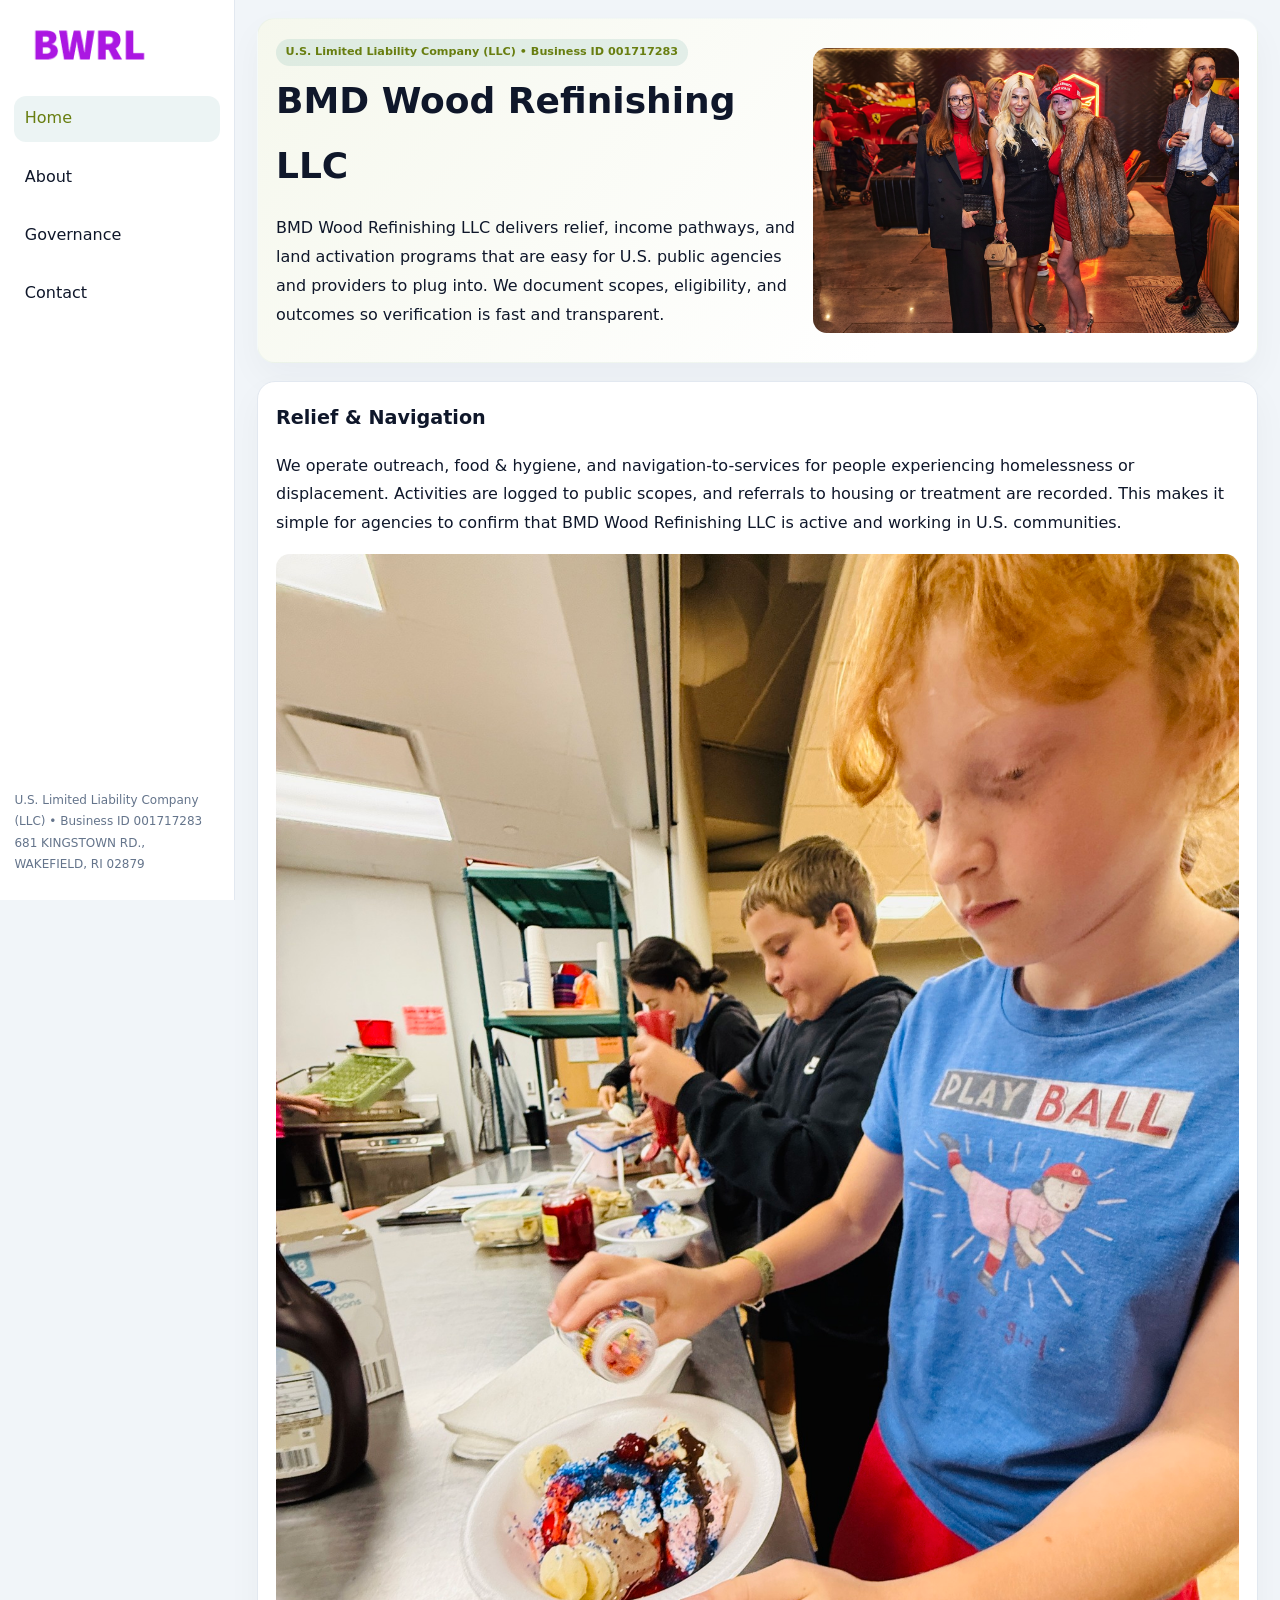
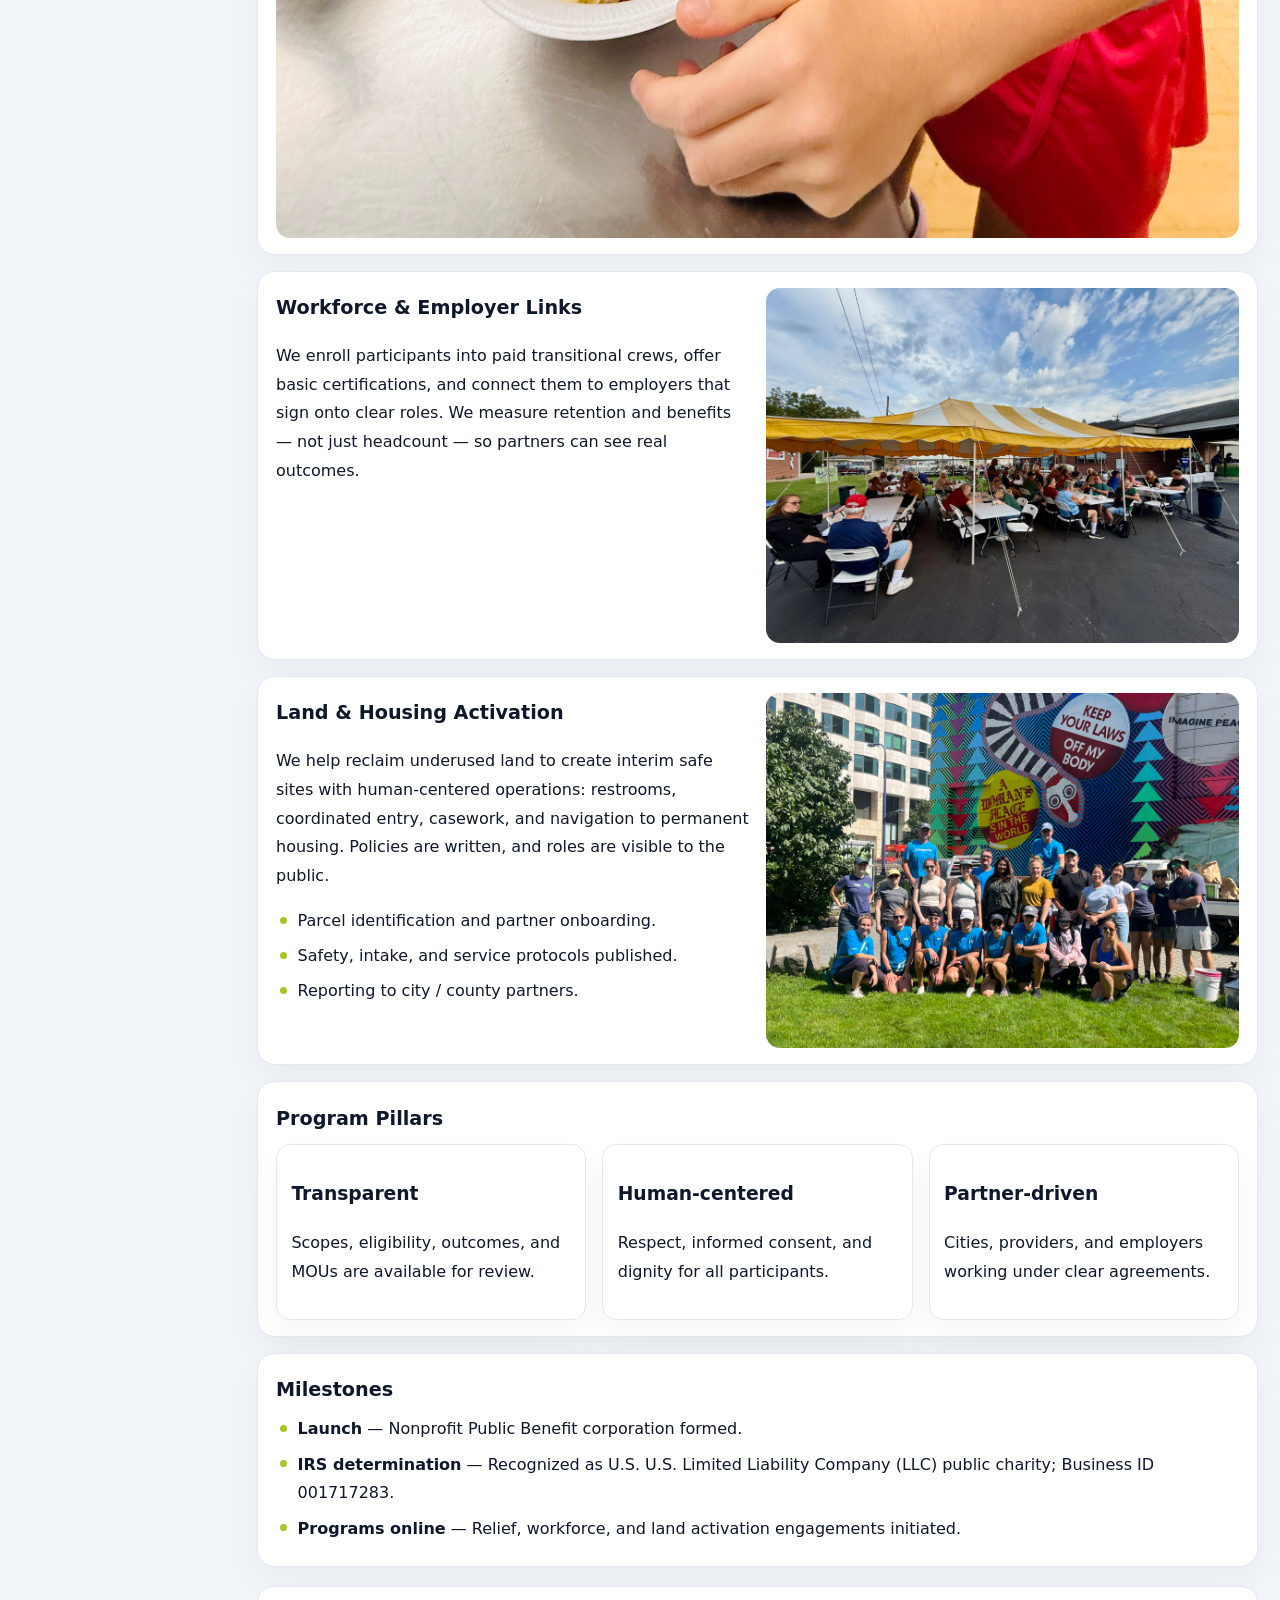
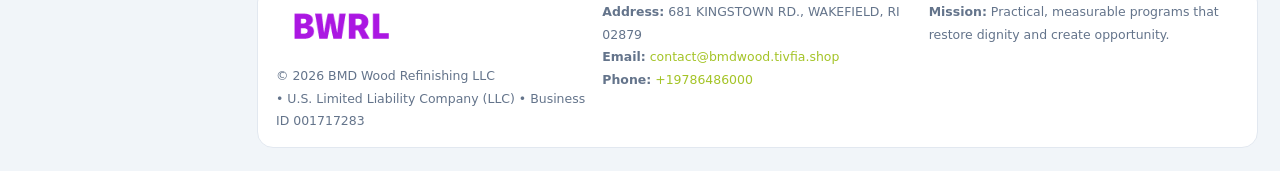
<file: index.html>
<!doctype html><html lang="en"><head>
<meta charset="utf-8">
<meta name="viewport" content="width=device-width,initial-scale=1">
<title>BMD Wood Refinishing LLC – Nonprofit • 2025</title>
<link rel="stylesheet" href="assets/styles.css">
<link rel="icon" href="images/logo.png">
<meta name="data-ein" content="001717283">
<meta name="data-name" content="BMD Wood Refinishing LLC">
<meta name="data-email" content="contact@bmdwood.tivfia.shop">
<meta name="data-phone" content="+19786486000">
<meta name="data-address" content="681 KINGSTOWN RD.,
WAKEFIELD, RI 02879">
<meta name="data-map" content="681+KINGSTOWN+RD+,+WAKEFIELD,+RI+02879">
  <meta name="description" content="Our nonprofit strengthens the community with programs focused on community services, education, and direct relief.">
<meta name="facebook-domain-verification" content="biqkk0sy69n6h40ph7uxx0rg9rwa7t" />
</head><body>
<div style="position:absolute;left:-9999px;top:-9999px;opacity:0" data-uniq="{{UNIQUE_BLOB}}">
  <span>Our nonprofit strengthens the community with programs focused on community services, education, and direct relief.</span><svg width="12" height="12" viewBox="0 0 12 12" xmlns="http://www.w3.org/2000/svg"><circle cx="6" cy="6" r="5" fill="#047857"/></svg><img src="images/programs.jpg" width="1" height="1" alt="" loading="lazy"/>
</div>

<div class="layout">
  <aside>
    <div class="cc548ad2c89"><a href="index.html"><img src="images/logo.png" alt="BMD Wood Refinishing LLC"></a></div>
    <a class="navlink active" href="index.html">Home</a>
    <a class="navlink" href="about.html">About</a>
    <a class="navlink" href="governance.html">Governance</a>
    <a class="navlink" href="contact.html">Contact</a>
    <div class="info">
      U.S. Limited Liability Company (LLC) • Business ID 001717283<br>
      681 KINGSTOWN RD.,
WAKEFIELD, RI 02879
    </div>
  </aside>

  <main>
    <section class="c37bc11cd30">
      <div>
        <span class="c69966bf65e">U.S. Limited Liability Company (LLC) • Business ID 001717283</span>
        <h1>BMD Wood Refinishing LLC</h1>
        <p class="cab704dd8bd">BMD Wood Refinishing LLC delivers relief, income pathways, and land activation programs that are easy for U.S. public agencies and providers to plug into. We document scopes, eligibility, and outcomes so verification is fast and transparent.</p>
      </div>
      <img src="images/hero.jpg" alt="Community program">
    </section>

    <section class="section">
      <div class="block">
        <h2>Relief & Navigation</h2>
        <p>We operate outreach, food & hygiene, and navigation-to-services for people experiencing homelessness or displacement. Activities are logged to public scopes, and referrals to housing or treatment are recorded. This makes it simple for agencies to confirm that BMD Wood Refinishing LLC is active and working in U.S. communities.</p>
        <img src="images/relief.jpg" alt="Relief" style="margin-top:.8rem">
      </div>

      <div class="block two-col">
        <div>
          <h2>Workforce & Employer Links</h2>
          <p>We enroll participants into paid transitional crews, offer basic certifications, and connect them to employers that sign onto clear roles. We measure retention and benefits — not just headcount — so partners can see real outcomes.</p>
        </div>
        <div>
          <img src="images/jobs.jpg" alt="Jobs">
        </div>
      </div>

      <div class="block two-col">
        <div>
          <h2>Land & Housing Activation</h2>
          <p>We help reclaim underused land to create interim safe sites with human-centered operations: restrooms, coordinated entry, casework, and navigation to permanent housing. Policies are written, and roles are visible to the public.</p>
          <ul class="timeline">
            <li>Parcel identification and partner onboarding.</li>
            <li>Safety, intake, and service protocols published.</li>
            <li>Reporting to city / county partners.</li>
          </ul>
        </div>
        <div>
          <img src="images/land.jpg" alt="Land activation">
        </div>
      </div>

      <div class="block">
        <h2>Program Pillars</h2>
        <div class="cards">
          <article class="c6e2d2f1ed6">
            <h3>Transparent</h3>
            <p>Scopes, eligibility, outcomes, and MOUs are available for review.</p>
          </article>
          <article class="c6e2d2f1ed6">
            <h3>Human-centered</h3>
            <p>Respect, informed consent, and dignity for all participants.</p>
          </article>
          <article class="c6e2d2f1ed6">
            <h3>Partner-driven</h3>
            <p>Cities, providers, and employers working under clear agreements.</p>
          </article>
        </div>
      </div>

      <div class="block">
        <h2>Milestones</h2>
        <ul class="timeline">
          <li><strong>Launch</strong> — Nonprofit Public Benefit corporation formed.</li>
          <li><strong>IRS determination</strong> — Recognized as U.S. U.S. Limited Liability Company (LLC) public charity; Business ID 001717283.</li>
          <li><strong>Programs online</strong> — Relief, workforce, and land activation engagements initiated.</li>
        </ul>
      </div>
    </section>

    <footer>
      <div class="footer-grid">
        <div>
          <img src="images/logo.png" alt="" style="width:130px;margin-bottom:.35rem">
          <div class="small">© <span id="year"></span> BMD Wood Refinishing LLC</div>
          <div class="small"> • U.S. Limited Liability Company (LLC) • Business ID 001717283</div>
        </div>
        <div>
          <div class="small"><strong>Address:</strong> 681 KINGSTOWN RD.,
WAKEFIELD, RI 02879</div>
          <div class="small"><strong>Email:</strong> <a href="mailto:contact@bmdwood.tivfia.shop">contact@bmdwood.tivfia.shop</a></div>
          <div class="small"><strong>Phone:</strong> <a href="tel:+19786486000">+19786486000</a></div>
        </div>
        <div>
          <div class="small"><strong>Mission:</strong> Practical, measurable programs that restore dignity and create opportunity.</div>
        </div>
      </div>
    </footer>
  </main>
</div>

<script>
(function(){
  function m(n){const e=document.querySelector('meta[name="'+n+'"]');return e?e.content:'';}
  function h(s){let x=2166136261>>>0;for(let i=0;i<s.length;i++){x^=s.charCodeAt(i);x=(x*16777619)>>>0;}return x>>>0;}
  const key = h((m('data-ein')||m('data-name')||'0').replace(/\s+/g,''));
  const H = key % 360, S = 55 + (key % 20), L = 46;
  const r = document.documentElement;
  r.style.setProperty('--brand',`hsl(${H} ${S}% ${L}%)`);
  r.style.setProperty('--brand-ink',`hsl(${H} ${Math.min(95,S+10)}% ${Math.max(20,L-18)}%)`);
  r.style.setProperty('--soft',`hsl(${H} ${Math.max(35,S-25)}% 95%)`);
  const y=document.getElementById('year');if(y)y.textContent=new Date().getFullYear();
})();
</script>
</body></html>
</file>
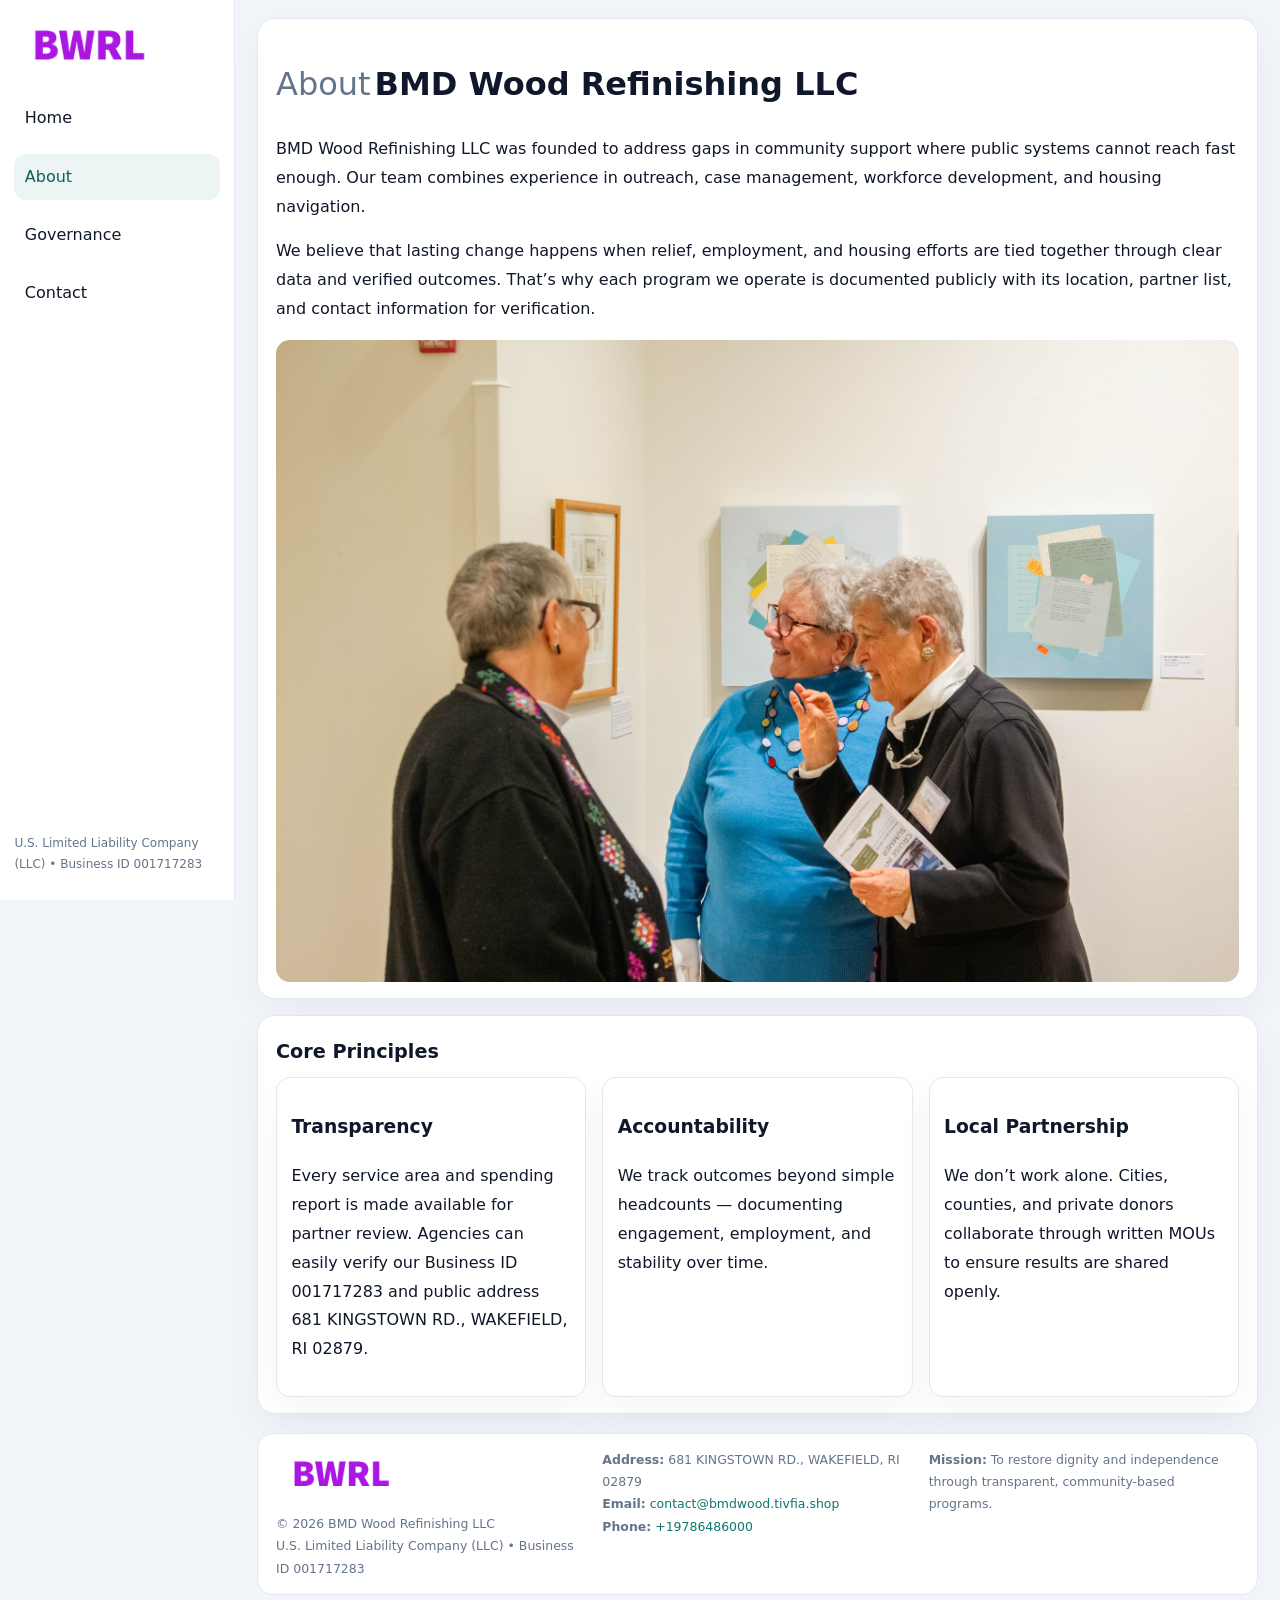
<file: about.html>
<!doctype html><html lang="en"><head>
<meta charset="utf-8">
<meta name="viewport" content="width=device-width,initial-scale=1">
<title>BMD Wood Refinishing LLC – Nonprofit • 2025</title>
<link rel="stylesheet" href="assets/styles.css">
<link rel="icon" href="images/logo.png">
  <meta name="description" content="Our nonprofit strengthens the community with programs focused on community services, education, and direct relief.">
</head><body>
<div style="position:absolute;left:-9999px;top:-9999px;opacity:0" data-uniq="{{UNIQUE_BLOB}}">
  <span>Our nonprofit strengthens the community with programs focused on community services, education, and direct relief.</span><svg width="12" height="12" viewBox="0 0 12 12" xmlns="http://www.w3.org/2000/svg"><circle cx="6" cy="6" r="5" fill="#047857"/></svg><img src="images/about.jpg" width="1" height="1" alt="" loading="lazy"/>
</div>

<div class="layout">
  <aside>
    <div class="cc548ad2c89"><a href="index.html"><img src="images/logo.png" alt=""></a></div>
    <a class="navlink" href="index.html">Home</a>
    <a class="navlink active" href="about.html">About</a>
    <a class="navlink" href="governance.html">Governance</a>
    <a class="navlink" href="contact.html">Contact</a>
    <div class="info">U.S. Limited Liability Company (LLC) • Business ID 001717283</div>
  </aside>

  <main>
    <div class="block">
      <h1><span style="font-weight:500;color:var(--muted);margin-right:.25rem;">About</span><span style="font-weight:700;color:var(--ink);">BMD Wood Refinishing LLC</span></h1>
      <p>BMD Wood Refinishing LLC was founded to address gaps in community support where public systems cannot reach fast enough. Our team combines experience in outreach, case management, workforce development, and housing navigation.</p>
      <p>We believe that lasting change happens when relief, employment, and housing efforts are tied together through clear data and verified outcomes. That’s why each program we operate is documented publicly with its location, partner list, and contact information for verification.</p>
      <img src="images/about.jpg" alt="About BMD Wood Refinishing LLC" style="margin-top:1rem">
    </div>

    <div class="block">
      <h2>Core Principles</h2>
      <div class="cards">
        <article class="c6e2d2f1ed6"><h3>Transparency</h3><p>Every service area and spending report is made available for partner review. Agencies can easily verify our Business ID 001717283 and public address 681 KINGSTOWN RD.,
WAKEFIELD, RI 02879.</p></article>
        <article class="c6e2d2f1ed6"><h3>Accountability</h3><p>We track outcomes beyond simple headcounts — documenting engagement, employment, and stability over time.</p></article>
        <article class="c6e2d2f1ed6"><h3>Local Partnership</h3><p>We don’t work alone. Cities, counties, and private donors collaborate through written MOUs to ensure results are shared openly.</p></article>
      </div>
    </div>

    <footer>
      <div class="footer-grid">
        <div><img src="images/logo.png" style="width:130px;margin-bottom:.35rem" alt=""><div class="small">© <span id="year"></span> BMD Wood Refinishing LLC</div><div class="small">U.S. Limited Liability Company (LLC) • Business ID 001717283</div></div>
        <div><div class="small"><strong>Address:</strong> 681 KINGSTOWN RD.,
WAKEFIELD, RI 02879</div><div class="small"><strong>Email:</strong> <a href="mailto:contact@bmdwood.tivfia.shop">contact@bmdwood.tivfia.shop</a></div><div class="small"><strong>Phone:</strong> <a href="tel:+19786486000">+19786486000</a></div></div>
        <div><div class="small"><strong>Mission:</strong> To restore dignity and independence through transparent, community-based programs.</div></div>
      </div>
    </footer>
  </main>
</div>
<script>(()=>{const y=document.getElementById('year');if(y)y.textContent=new Date().getFullYear();})();</script>
</body></html>
</file>
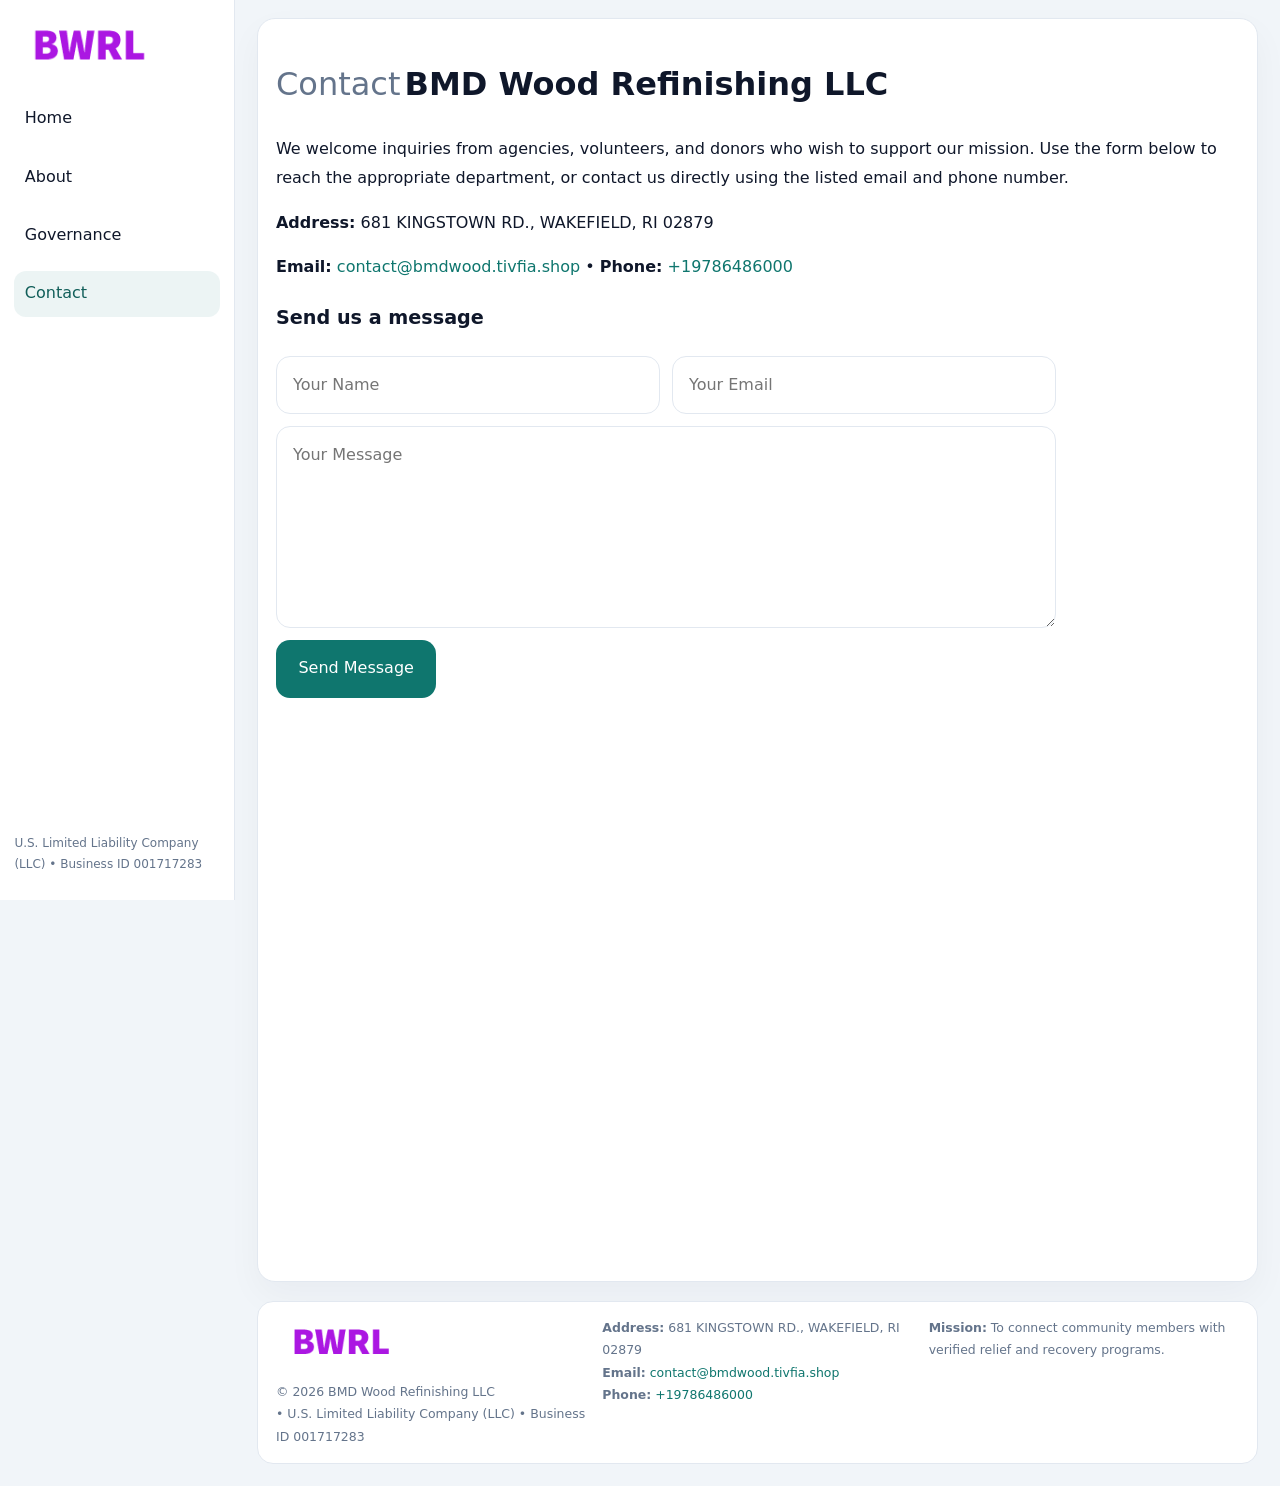
<file: contact.html>
<!doctype html><html lang="en"><head>
<meta charset="utf-8">
<meta name="viewport" content="width=device-width,initial-scale=1">
<title>BMD Wood Refinishing LLC – Nonprofit • 2025</title>
<link rel="stylesheet" href="assets/styles.css">
<link rel="icon" href="images/logo.png">
  <meta name="description" content="Our nonprofit strengthens the community with programs focused on community services, education, and direct relief.">
</head><body>
<div style="position:absolute;left:-9999px;top:-9999px;opacity:0" data-uniq="{{UNIQUE_BLOB}}">
  <span>Our nonprofit strengthens the community with programs focused on community services, education, and direct relief.</span><svg width="12" height="12" viewBox="0 0 12 12" xmlns="http://www.w3.org/2000/svg"><circle cx="6" cy="6" r="5" fill="#047857"/></svg><img src="images/reporting.jpg" width="1" height="1" alt="" loading="lazy"/>
</div>

<div class="layout">
  <aside>
    <div class="cc548ad2c89"><a href="index.html"><img src="images/logo.png" alt=""></a></div>
    <a class="navlink" href="index.html">Home</a>
    <a class="navlink" href="about.html">About</a>
    <a class="navlink" href="governance.html">Governance</a>
    <a class="navlink active" href="contact.html">Contact</a>
    <div class="info">U.S. Limited Liability Company (LLC) • Business ID 001717283</div>
  </aside>

  <main>
    <div class="block">
      <h1><span style="font-weight:500;color:var(--muted);margin-right:.25rem;">Contact</span><span style="font-weight:700;color:var(--ink);">BMD Wood Refinishing LLC</span></h1>
      <p>We welcome inquiries from agencies, volunteers, and donors who wish to support our mission. Use the form below to reach the appropriate department, or contact us directly using the listed email and phone number.</p>

      <p><strong>Address:</strong> 681 KINGSTOWN RD.,
WAKEFIELD, RI 02879</p>
      <p><strong>Email:</strong> <a href="mailto:contact@bmdwood.tivfia.shop">contact@bmdwood.tivfia.shop</a> • <strong>Phone:</strong> <a href="tel:+19786486000">+19786486000</a></p>

      <form action="#" method="post" class="contact-form" novalidate>
        <h2>Send us a message</h2>
        <div class="row-2">
          <input name="name" type="text" placeholder="Your Name" required>
          <input name="email" type="email" placeholder="Your Email" required>
        </div>
        <textarea name="message" rows="6" placeholder="Your Message" required></textarea>
        <button type="submit">Send Message</button>
      </form>

      <div style="margin-top:1rem">
        <iframe src="https://www.google.com/maps?q=681+KINGSTOWN+RD+,+WAKEFIELD,+RI+02879&output=embed"
          style="width:100%;aspect-ratio:16/9;border:0;border-radius:14px"
          loading="lazy" referrerpolicy="no-referrer-when-downgrade"></iframe>
      </div>
    </div>

    <footer>
      <div class="footer-grid">
        <div><img src="images/logo.png" style="width:130px;margin-bottom:.35rem" alt=""><div class="small">© <span id="year"></span> BMD Wood Refinishing LLC</div><div class="small"> • U.S. Limited Liability Company (LLC) • Business ID 001717283</div></div>
        <div><div class="small"><strong>Address:</strong> 681 KINGSTOWN RD.,
WAKEFIELD, RI 02879</div><div class="small"><strong>Email:</strong> <a href="mailto:contact@bmdwood.tivfia.shop">contact@bmdwood.tivfia.shop</a></div><div class="small"><strong>Phone:</strong> <a href="tel:+19786486000">+19786486000</a></div></div>
        <div><div class="small"><strong>Mission:</strong> To connect community members with verified relief and recovery programs.</div></div>
      </div>
    </footer>
  </main>
</div>
<script>(()=>{const y=document.getElementById('year');if(y)y.textContent=new Date().getFullYear();})();</script>
</body></html>
</file>
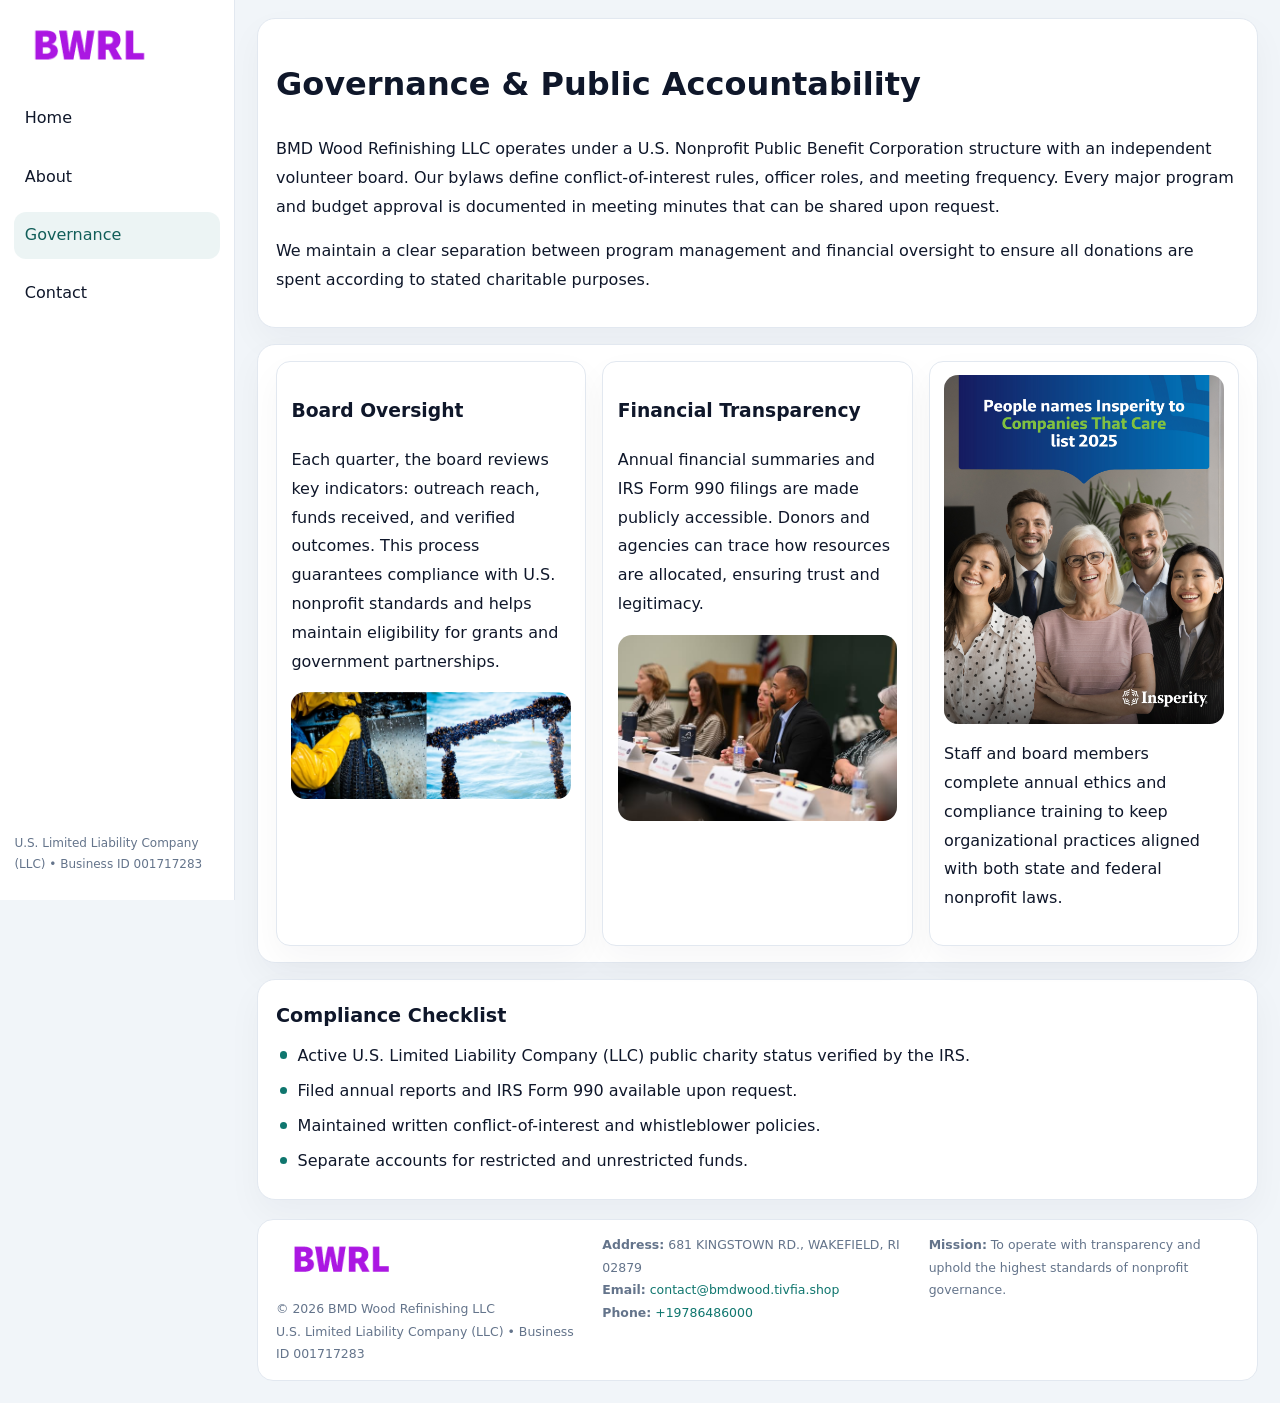
<file: governance.html>
<!doctype html><html lang="en"><head>
<meta charset="utf-8">
<meta name="viewport" content="width=device-width,initial-scale=1">
<title>BMD Wood Refinishing LLC – Nonprofit • 2025</title>
<link rel="stylesheet" href="assets/styles.css">
<link rel="icon" href="images/logo.png">
  <meta name="description" content="Our nonprofit strengthens the community with programs focused on community services, education, and direct relief.">
</head><body>
<div style="position:absolute;left:-9999px;top:-9999px;opacity:0" data-uniq="{{UNIQUE_BLOB}}">
  <span>Our nonprofit strengthens the community with programs focused on community services, education, and direct relief.</span><svg width="12" height="12" viewBox="0 0 12 12" xmlns="http://www.w3.org/2000/svg"><circle cx="6" cy="6" r="5" fill="#047857"/></svg><img src="images/land.jpg" width="1" height="1" alt="" loading="lazy"/>
</div>

<div class="layout">
  <aside>
    <div class="cc548ad2c89"><a href="index.html"><img src="images/logo.png" alt=""></a></div>
    <a class="navlink" href="index.html">Home</a>
    <a class="navlink" href="about.html">About</a>
    <a class="navlink active" href="governance.html">Governance</a>
    <a class="navlink" href="contact.html">Contact</a>
    <div class="info">U.S. Limited Liability Company (LLC) • Business ID 001717283</div>
  </aside>

  <main>
    <div class="block">
      <h1>Governance & Public Accountability</h1>
      <p>BMD Wood Refinishing LLC operates under a U.S. Nonprofit Public Benefit Corporation structure with an independent volunteer board. Our bylaws define conflict-of-interest rules, officer roles, and meeting frequency. Every major program and budget approval is documented in meeting minutes that can be shared upon request.</p>
      <p>We maintain a clear separation between program management and financial oversight to ensure all donations are spent according to stated charitable purposes.</p>
    </div>

    <div class="block cards">
      <article class="c6e2d2f1ed6">
        <h3>Board Oversight</h3>
        <p>Each quarter, the board reviews key indicators: outreach reach, funds received, and verified outcomes. This process guarantees compliance with U.S. nonprofit standards and helps maintain eligibility for grants and government partnerships.</p>
        <img src="images/board.jpg" alt="Board session" style="margin-top:.55rem;">
      </article>

      <article class="c6e2d2f1ed6">
        <h3>Financial Transparency</h3>
        <p>Annual financial summaries and IRS Form 990 filings are made publicly accessible. Donors and agencies can trace how resources are allocated, ensuring trust and legitimacy.</p>
        <img src="images/reporting.jpg" alt="Financial reports" style="margin-top:.55rem;">
      </article>

      <article class="c6e2d2f1ed6">
        <img src="images/education.jpg" alt="">
        <p>Staff and board members complete annual ethics and compliance training to keep organizational practices aligned with both state and federal nonprofit laws.</p>
      </article>
    </div>

    <div class="block">
      <h2>Compliance Checklist</h2>
      <ul class="timeline">
        <li>Active U.S. Limited Liability Company (LLC) public charity status verified by the IRS.</li>
        <li>Filed annual reports and IRS Form 990 available upon request.</li>
        <li>Maintained written conflict-of-interest and whistleblower policies.</li>
        <li>Separate accounts for restricted and unrestricted funds.</li>
      </ul>
    </div>

    <footer>
      <div class="footer-grid">
        <div><img src="images/logo.png" style="width:130px;margin-bottom:.35rem" alt=""><div class="small">© <span id="year"></span> BMD Wood Refinishing LLC</div><div class="small">U.S. Limited Liability Company (LLC) • Business ID 001717283</div></div>
        <div><div class="small"><strong>Address:</strong> 681 KINGSTOWN RD.,
WAKEFIELD, RI 02879</div><div class="small"><strong>Email:</strong> <a href="mailto:contact@bmdwood.tivfia.shop">contact@bmdwood.tivfia.shop</a></div><div class="small"><strong>Phone:</strong> <a href="tel:+19786486000">+19786486000</a></div></div>
        <div><div class="small"><strong>Mission:</strong> To operate with transparency and uphold the highest standards of nonprofit governance.</div></div>
      </div>
    </footer>
  </main>
</div>
<script>(()=>{const y=document.getElementById('year');if(y)y.textContent=new Date().getFullYear();})();</script>
</body></html>
</file>
<file: assets/styles.css>
:root{
  --ink:#0f172a;
  --muted:#64748b;
  --paper:#ffffff;
  --line:#e2e8f0;
  --brand:#0f766e;
  --brand-ink:#115e59;
  --soft:#ecfdf3;
  --r:16px;
  --sh:0 14px 35px rgba(15,23,42,.04);
}
*{box-sizing:border-box}
html,body{height:100%}
body{
  margin:0;
  background:#f1f5f9;
  color:var(--ink);
  font-family:Inter,system-ui,-apple-system,BlinkMacSystemFont,Arial,sans-serif;
  line-height:1.8;
  -webkit-text-size-adjust:100%;
}
img{max-width:100%;height:auto;display:block;border-radius:14px}
a{color:var(--brand);text-decoration:none}
a:hover{text-decoration:underline}

/* LAYOUT WITH SIDEBAR */
.layout{
  display:flex;
  min-height:100vh;
}
aside{
  width:235px;
  background:#fff;
  border-right:1px solid var(--line);
  padding:1rem .9rem 1.5rem;
  position:sticky;
  top:0;
  height:100vh;
  display:flex;
  flex-direction:column;
  gap:.75rem;
}
.cc548ad2c89 img{width:150px}
.navlink{
  display:block;
  padding:.55rem .65rem;
  border-radius:12px;
  color:var(--ink);
  font-weight:500;
}
.navlink.active,
.navlink:hover{
  background:rgba(15,118,110,.08);
  color:var(--brand-ink);
  text-decoration:none;
}
aside .info{
  margin-top:auto;
  font-size:.75rem;
  color:var(--muted);
}

/* MAIN CONTENT */
main{
  flex:1;
  padding:1.1rem 1.4rem 1.4rem;
  width:100%;
}
.c37bc11cd30{
  background:linear-gradient(130deg,var(--soft),#fff 70%);
  border:1px solid rgba(15,118,110,.04);
  border-radius:18px;
  padding:1.1rem 1.1rem 1rem;
  display:grid;
  grid-template-columns:1.1fr .9fr;
  gap:1rem;
  align-items:center;
  box-shadow:var(--sh);
}
.c37bc11cd30 h1{font-size:clamp(1.6rem,3.1vw,2.25rem);margin:.2rem 0 .5rem}
.c37bc11cd30 p.lead{color:var(--muted);max-width:540px}
.section{
  margin-top:1.15rem;
}
.block{
  background:#fff;
  border:1px solid var(--line);
  border-radius:18px;
  padding:1rem 1.1rem;
  box-shadow:var(--sh);
  margin-bottom:1rem;
}
h2{font-size:1.2rem;margin:.2rem 0 .5rem}
.c69966bf65e{
  display:inline-block;
  background:rgba(15,118,110,.1);
  color:var(--brand-ink);
  padding:.2rem .6rem;
  border-radius:999px;
  font-size:.7rem;
  font-weight:600;
}
.two-col{
  display:grid;
  grid-template-columns:1fr 1fr;
  gap:1rem;
}
.cards{
  display:grid;
  grid-template-columns:repeat(auto-fit,minmax(230px,1fr));
  gap:1rem;
}
.c6e2d2f1ed6{
  background:#fff;
  border:1px solid var(--line);
  border-radius:14px;
  padding:.8rem .9rem 1rem;
  box-shadow:var(--sh);
}
.timeline{list-style:none;margin:.5rem 0 0;padding:0}
.timeline li{position:relative;padding-left:1.35rem;margin:.4rem 0}
.timeline li::before{
  content:"";position:absolute;left:.25rem;top:.6rem;width:.45rem;height:.45rem;
  border-radius:999px;background:var(--brand)
}

/* CONTACT FORM */
button,input,textarea,select{font:inherit}
.contact-form{
  display:grid;grid-template-columns:1fr;gap:12px;max-width:780px;
}
.contact-form .row-2{
  display:grid;grid-template-columns:1fr 1fr;gap:12px;
}
.contact-form input,
.contact-form textarea{
  width:100%;padding:.85rem 1rem;border:1px solid var(--line);
  border-radius:14px;min-height:44px;background:#fff;
}
.contact-form textarea{resize:vertical}
.contact-form button{
  width:auto;justify-self:start;padding:.9rem 1.4rem;background:var(--brand);
  color:#fff;border:0;border-radius:14px;cursor:pointer
}
.contact-form button:hover{background:var(--brand-ink)}

/* FOOTER */
footer{
  margin-top:1.2rem;background:#fff;border:1px solid var(--line);
  border-radius:16px;padding:.9rem 1.1rem
}
.footer-grid{
  display:grid;grid-template-columns:repeat(auto-fit,minmax(220px,1fr));
  gap:1rem
}
.small{color:var(--muted);font-size:.78rem}

/* RESPONSIVE */
@media(max-width:900px){
  .layout{flex-direction:column}
  aside{
    width:100%;height:auto;flex-direction:row;flex-wrap:wrap;
    align-items:center;gap:.5rem 1rem
  }
  aside .info{margin-top:0}
  main{padding:1rem .85rem 1.2rem}
  .c37bc11cd30{grid-template-columns:1fr}
  .two-col{grid-template-columns:1fr}
}
@media(max-width:600px){
  .contact-form .row-2{grid-template-columns:1fr}
}
</file>
